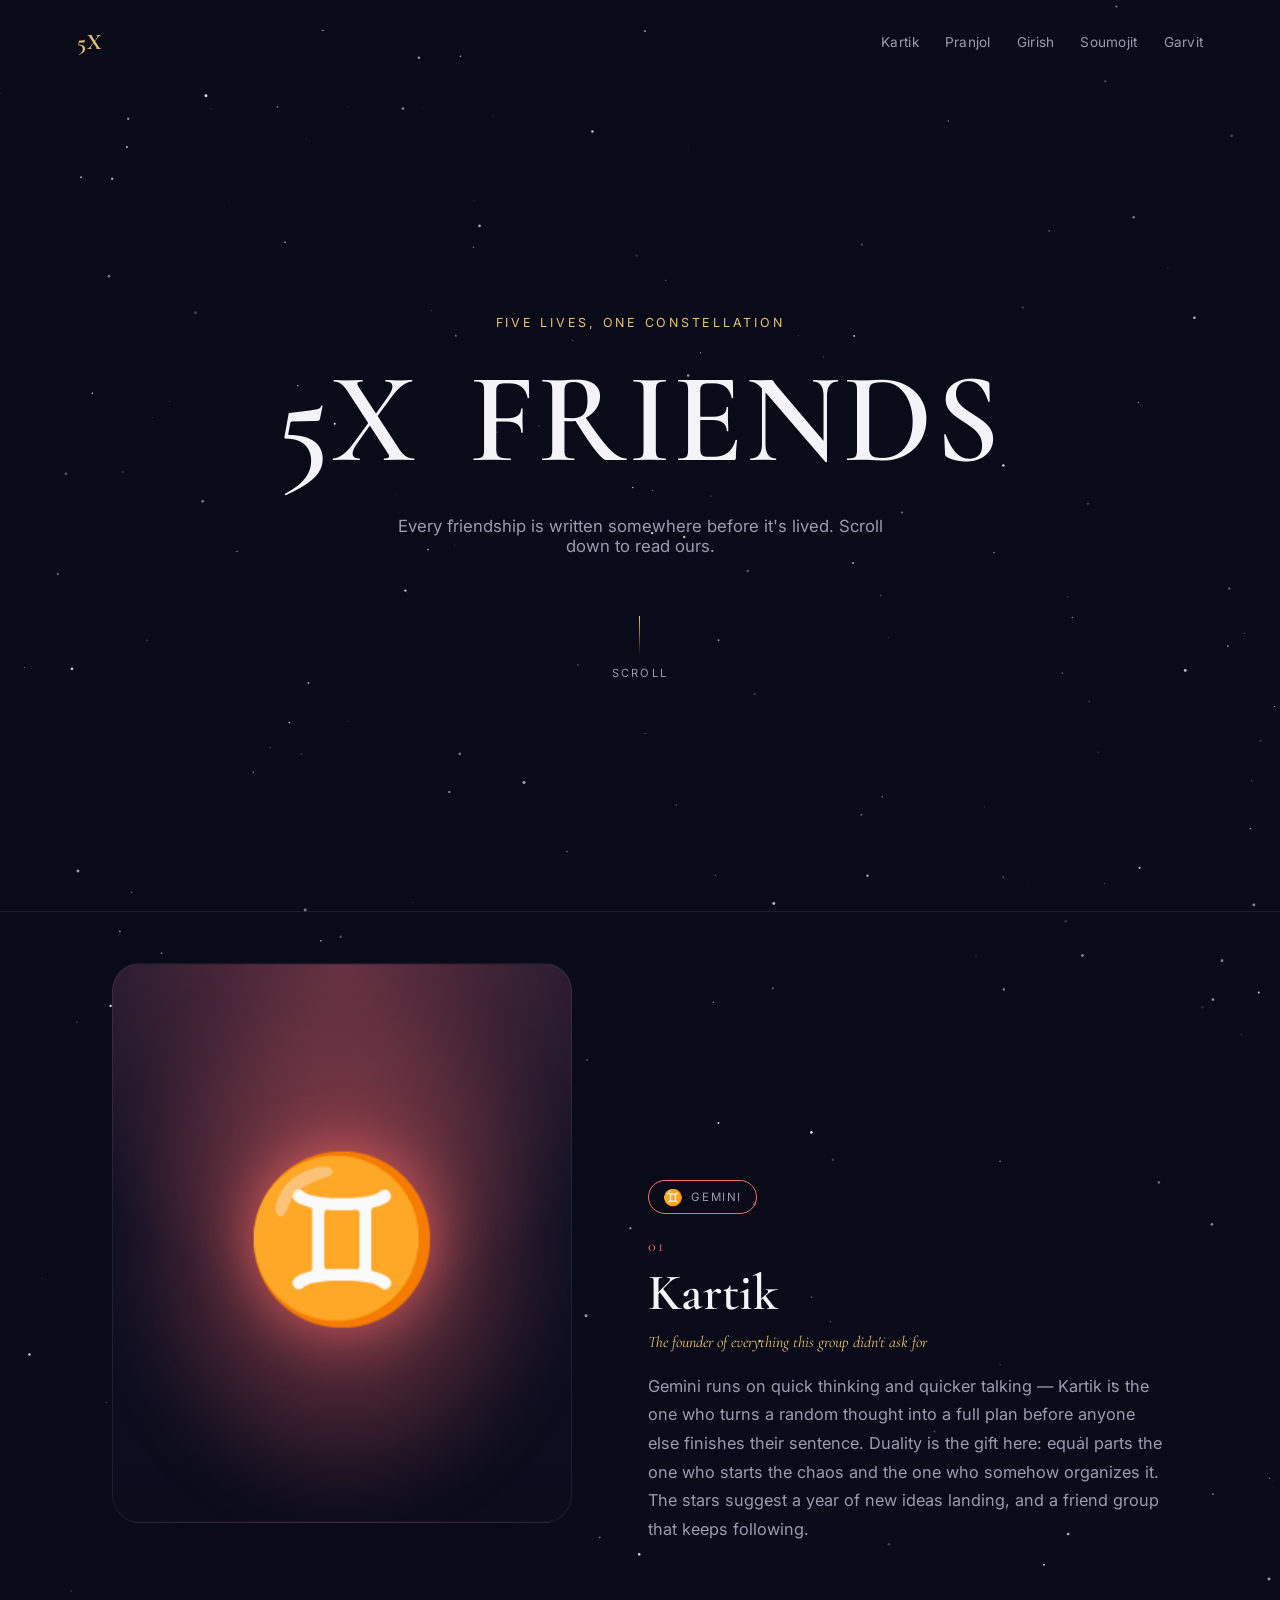
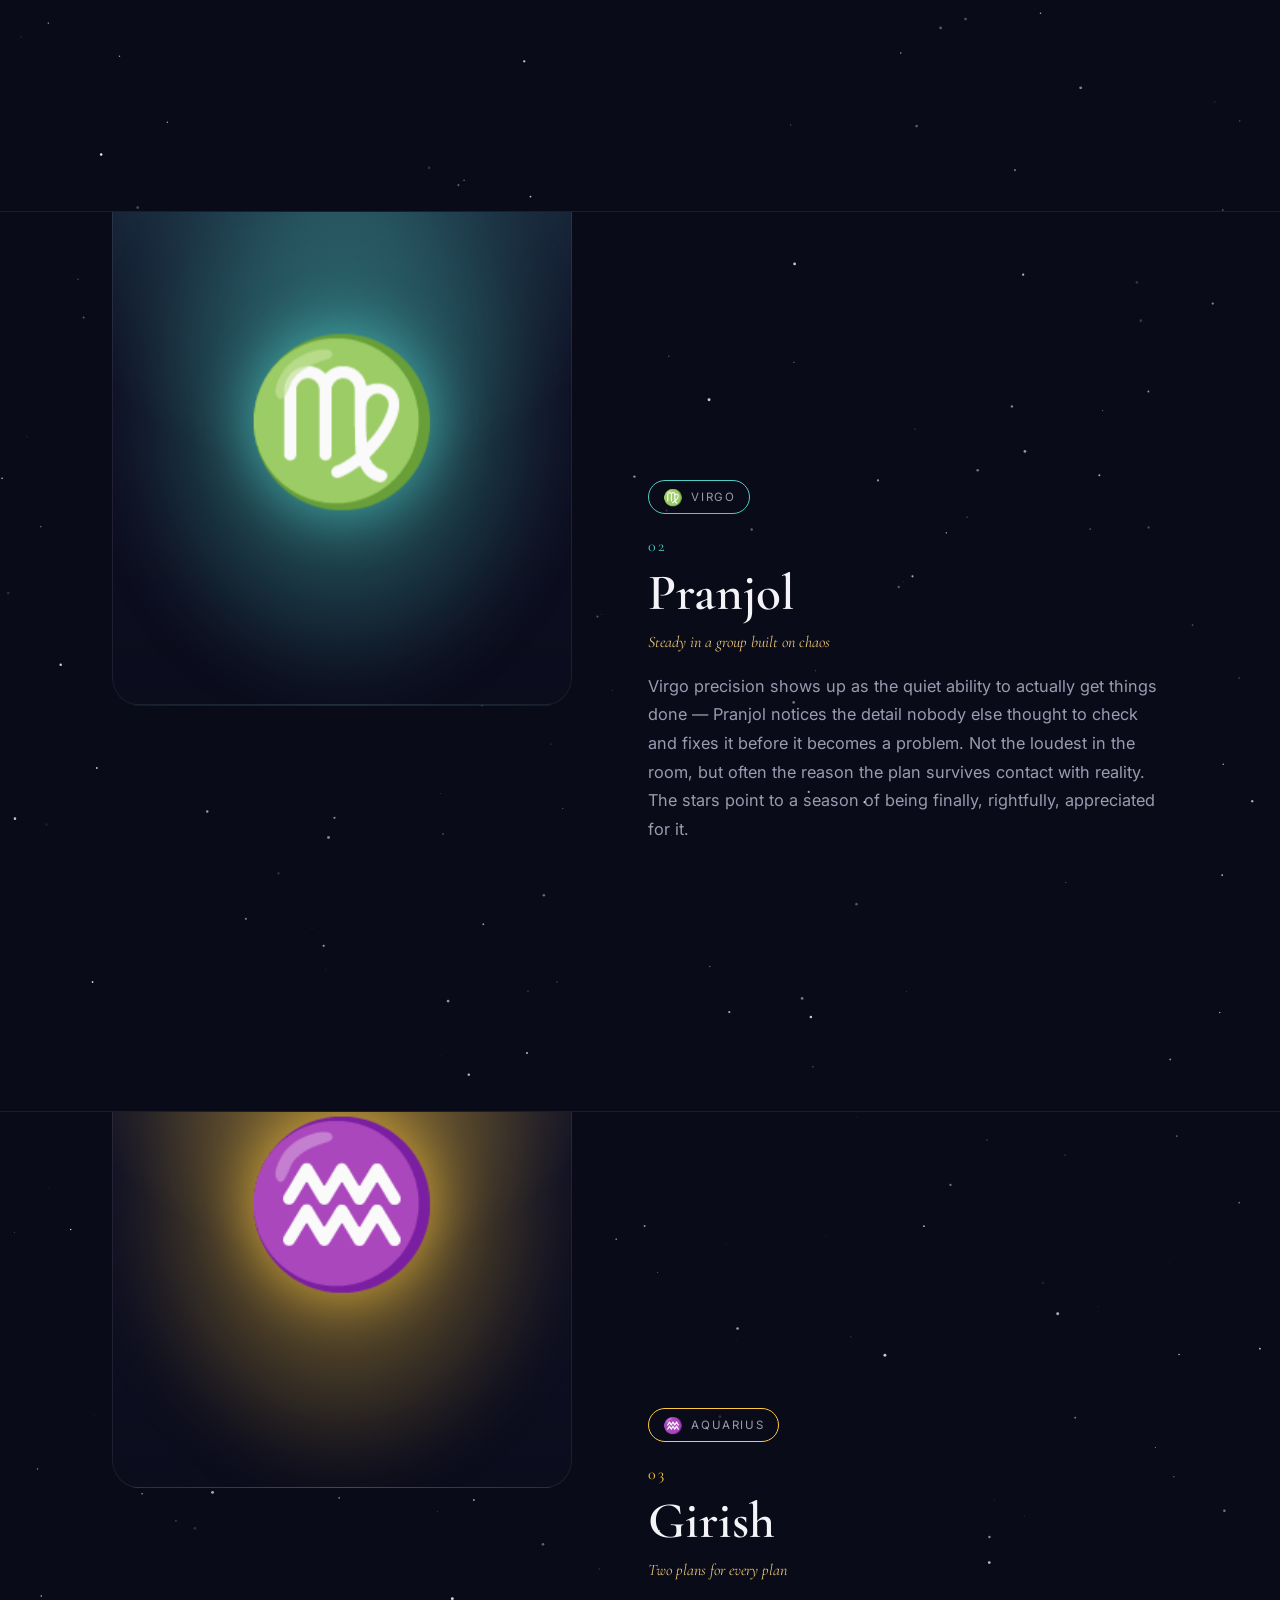
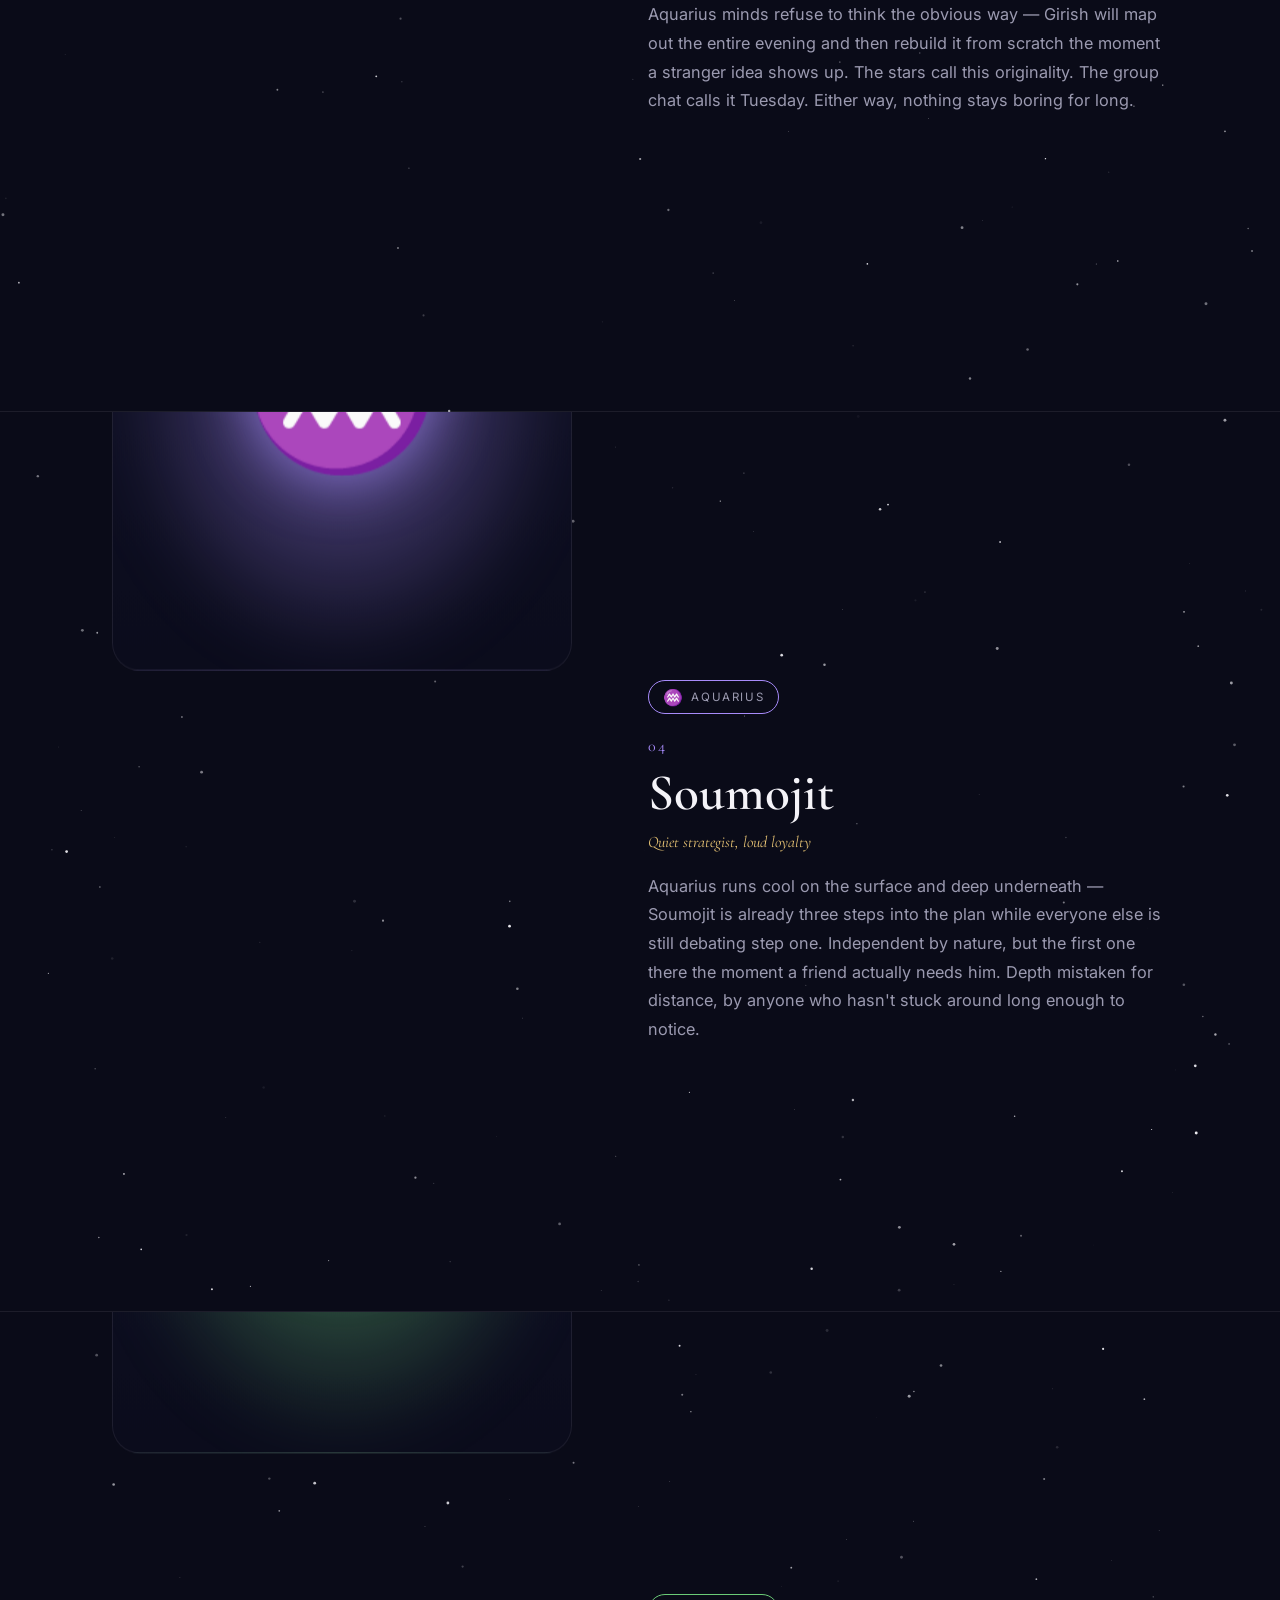
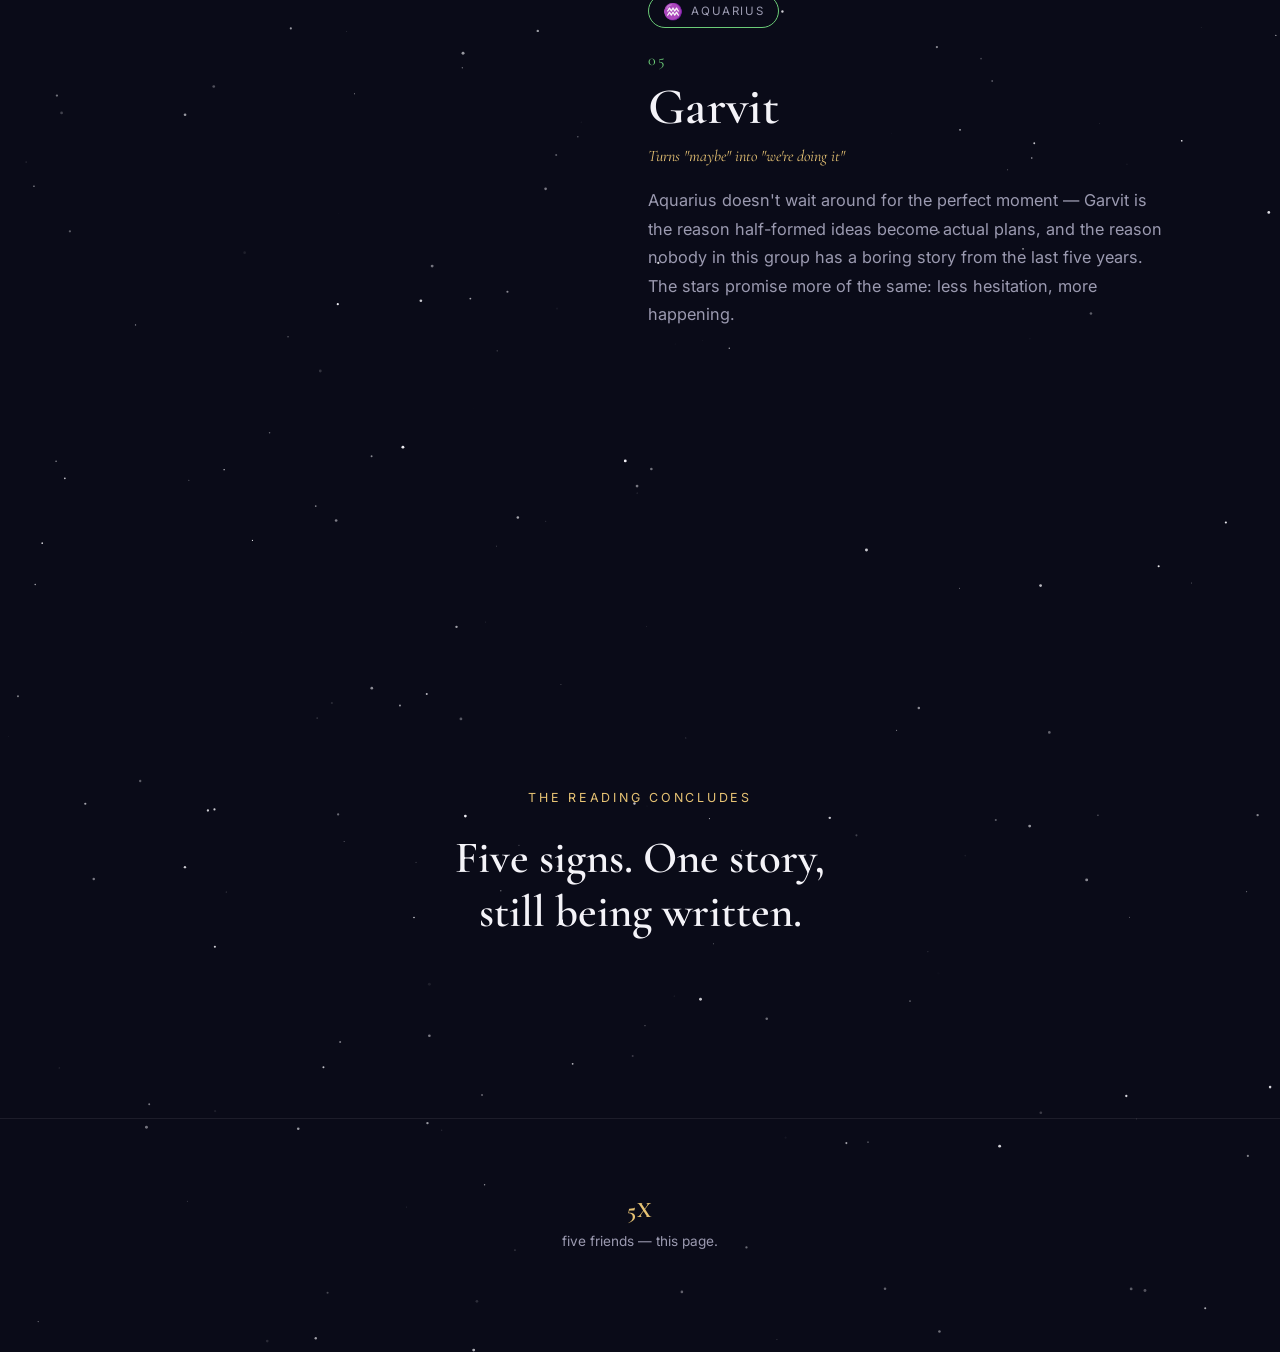
<file: index.html>
<!DOCTYPE html>
<html lang="en">
<head>
<meta charset="UTF-8">
<meta name="viewport" content="width=device-width, initial-scale=1.0">
<title>5X Friends — Written in the Stars</title>
<link rel="preconnect" href="https://fonts.googleapis.com">
<link href="https://fonts.googleapis.com/css2?family=Cormorant+Garamond:wght@500;600;700&family=Inter:wght@400;500;600&display=swap" rel="stylesheet">
<link rel="stylesheet" href="5x.css">
</head>
<body>

<canvas id="stars"></canvas>

<header class="topbar">
  <span class="brand">5X</span>
  <nav>
    <a href="#kartik">Kartik</a>
    <a href="#pranjol">Pranjol</a>
    <a href="#girish">Girish</a>
    <a href="#soumojit">Soumojit</a>
    <a href="#garvit">Garvit</a>
  </nav>
</header>

<section class="hero">
  <p class="eyebrow">five lives, one constellation</p>
  <h1 class="hero-title" aria-label="5X Friends">
    <span>5</span><span>X</span><span class="space"></span><span>F</span><span>R</span><span>I</span><span>E</span><span>N</span><span>D</span><span>S</span>
  </h1>
  <p class="hero-sub">Every friendship is written somewhere before it's lived. Scroll down to read ours.</p>
  <div class="scroll-cue">
    <span></span>
    <p>scroll</p>
  </div>
</section>

<main>

  <section class="profile" id="kartik" style="--c: #FF6B6B;">
    <div class="portrait" data-speed="0.15">
      <div class="portrait-glow"></div>
      <span class="portrait-glyph">♊</span>
    </div>
    <div class="profile-inner reveal">
      <div class="sign-tag">
        <span class="sign-glyph">♊</span>
        <span class="sign-name">Gemini</span>
      </div>
      <div class="profile-text">
        <p class="index-num">01</p>
        <h2>Kartik</h2>
        <p class="tagline">The founder of everything this group didn't ask for</p>
        <p class="horoscope">
          Gemini runs on quick thinking and quicker talking — Kartik is the one who turns a random
          thought into a full plan before anyone else finishes their sentence. Duality is the gift
          here: equal parts the one who starts the chaos and the one who somehow organizes it.
          The stars suggest a year of new ideas landing, and a friend group that keeps following.
        </p>
      </div>
    </div>
  </section>

  <section class="profile" id="pranjol" style="--c: #4ECDC4;">
    <div class="portrait" data-speed="0.15">
      <div class="portrait-glow"></div>
      <span class="portrait-glyph">♍</span>
    </div>
    <div class="profile-inner reveal">
      <div class="sign-tag">
        <span class="sign-glyph">♍</span>
        <span class="sign-name">Virgo</span>
      </div>
      <div class="profile-text">
        <p class="index-num">02</p>
        <h2>Pranjol</h2>
        <p class="tagline">Steady in a group built on chaos</p>
        <p class="horoscope">
          Virgo precision shows up as the quiet ability to actually get things done — Pranjol
          notices the detail nobody else thought to check and fixes it before it becomes a problem.
          Not the loudest in the room, but often the reason the plan survives contact with reality.
          The stars point to a season of being finally, rightfully, appreciated for it.
        </p>
      </div>
    </div>
  </section>

  <section class="profile" id="girish" style="--c: #FFC93D;">
    <div class="portrait" data-speed="0.15">
      <div class="portrait-glow"></div>
      <span class="portrait-glyph">♒</span>
    </div>
    <div class="profile-inner reveal">
      <div class="sign-tag">
        <span class="sign-glyph">♒</span>
        <span class="sign-name">Aquarius</span>
      </div>
      <div class="profile-text">
        <p class="index-num">03</p>
        <h2>Girish</h2>
        <p class="tagline">Two plans for every plan</p>
        <p class="horoscope">
          Aquarius minds refuse to think the obvious way — Girish will map out the entire evening
          and then rebuild it from scratch the moment a stranger idea shows up. The stars call this
          originality. The group chat calls it Tuesday. Either way, nothing stays boring for long.
        </p>
      </div>
    </div>
  </section>

  <section class="profile" id="soumojit" style="--c: #A78BFA;">
    <div class="portrait" data-speed="0.15">
      <div class="portrait-glow"></div>
      <span class="portrait-glyph">♒</span>
    </div>
    <div class="profile-inner reveal">
      <div class="sign-tag">
        <span class="sign-glyph">♒</span>
        <span class="sign-name">Aquarius</span>
      </div>
      <div class="profile-text">
        <p class="index-num">04</p>
        <h2>Soumojit</h2>
        <p class="tagline">Quiet strategist, loud loyalty</p>
        <p class="horoscope">
          Aquarius runs cool on the surface and deep underneath — Soumojit is already three steps
          into the plan while everyone else is still debating step one. Independent by nature, but
          the first one there the moment a friend actually needs him. Depth mistaken for distance,
          by anyone who hasn't stuck around long enough to notice.
        </p>
      </div>
    </div>
  </section>

  <section class="profile" id="garvit" style="--c: #6BCB77;">
    <div class="portrait" data-speed="0.15">
      <div class="portrait-glow"></div>
      <span class="portrait-glyph">♒</span>
    </div>
    <div class="profile-inner reveal">
      <div class="sign-tag">
        <span class="sign-glyph">♒</span>
        <span class="sign-name">Aquarius</span>
      </div>
      <div class="profile-text">
        <p class="index-num">05</p>
        <h2>Garvit</h2>
        <p class="tagline">Turns "maybe" into "we're doing it"</p>
        <p class="horoscope">
          Aquarius doesn't wait around for the perfect moment — Garvit is the reason half-formed
          ideas become actual plans, and the reason nobody in this group has a boring story from
          the last five years. The stars promise more of the same: less hesitation, more happening.
        </p>
      </div>
    </div>
  </section>

  <section class="closing reveal">
    <p class="eyebrow">the reading concludes</p>
    <h2>Five signs. One story, still being written.</h2>
  </section>

</main>

<footer>
  <span class="brand small">5X</span>
  <p>five friends — this page.</p>
</footer>

<script src="5x.js"></script>
</body>
</html>
</file>
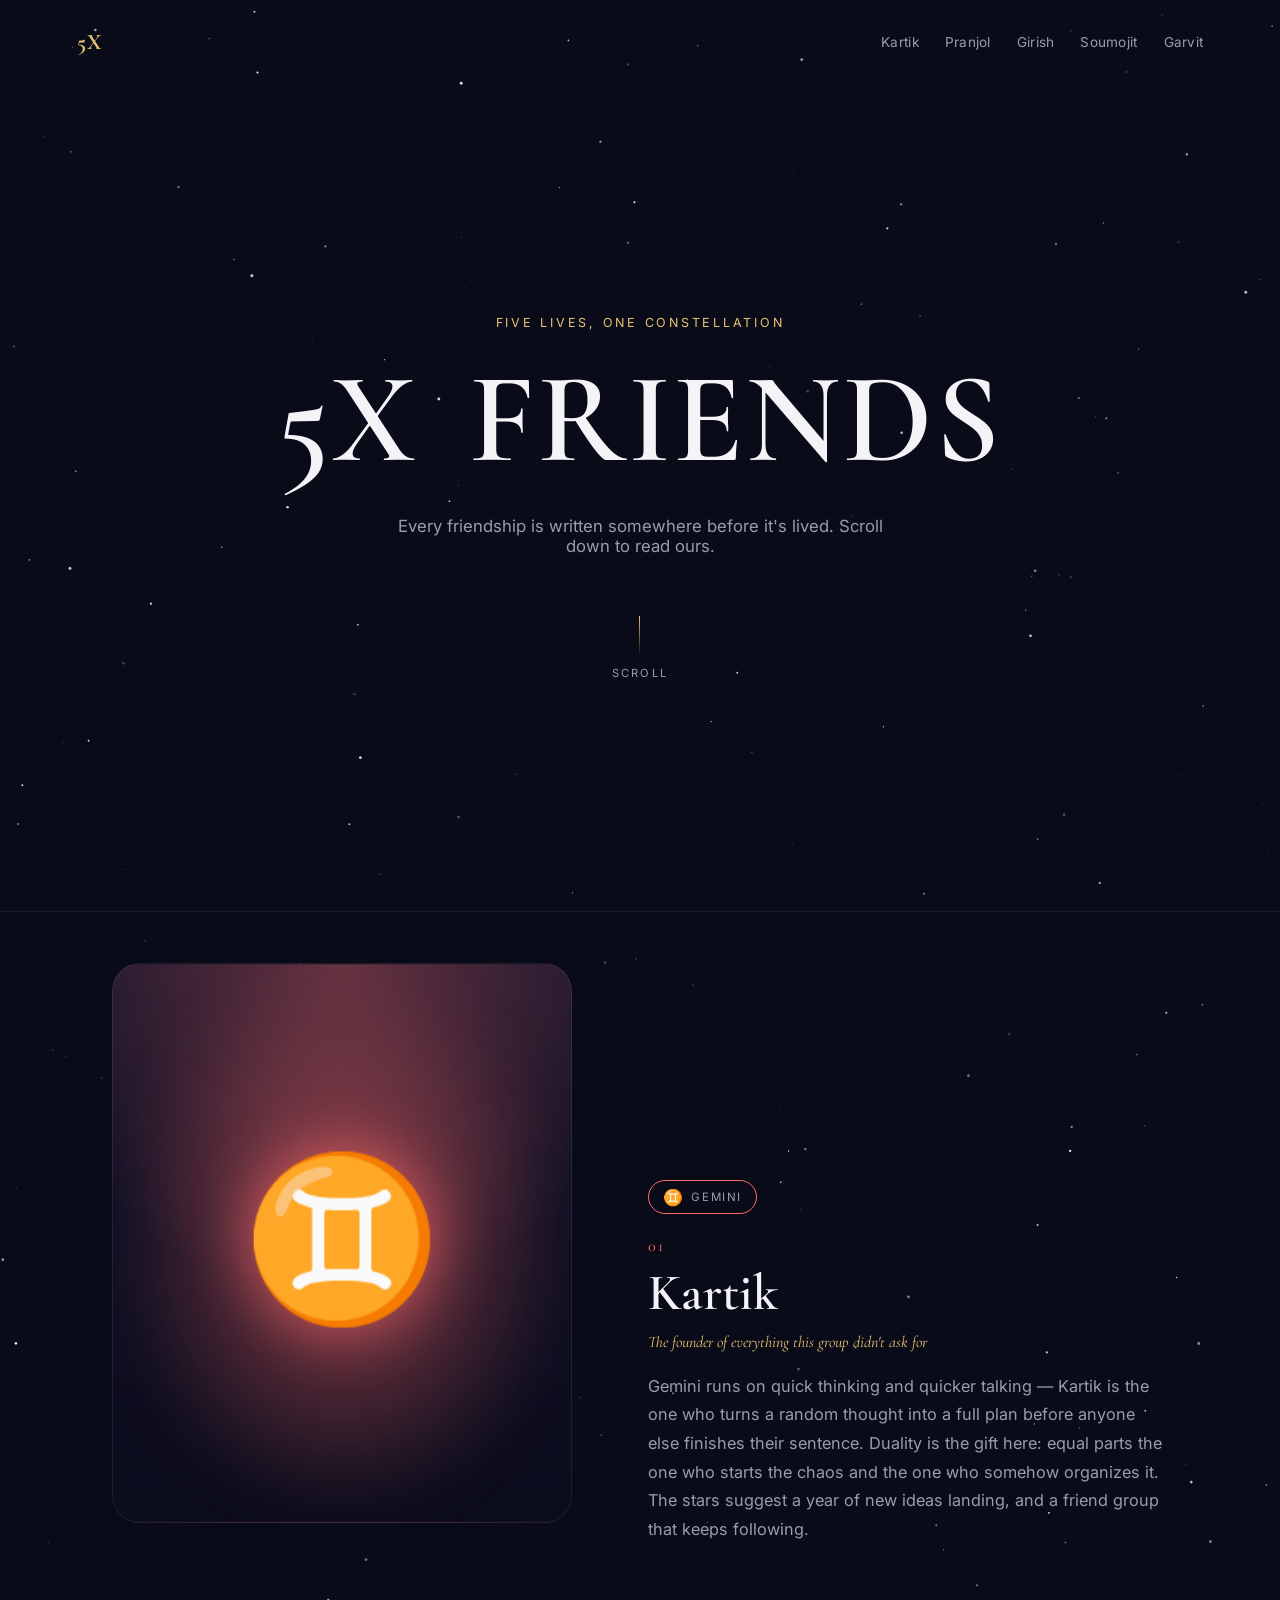
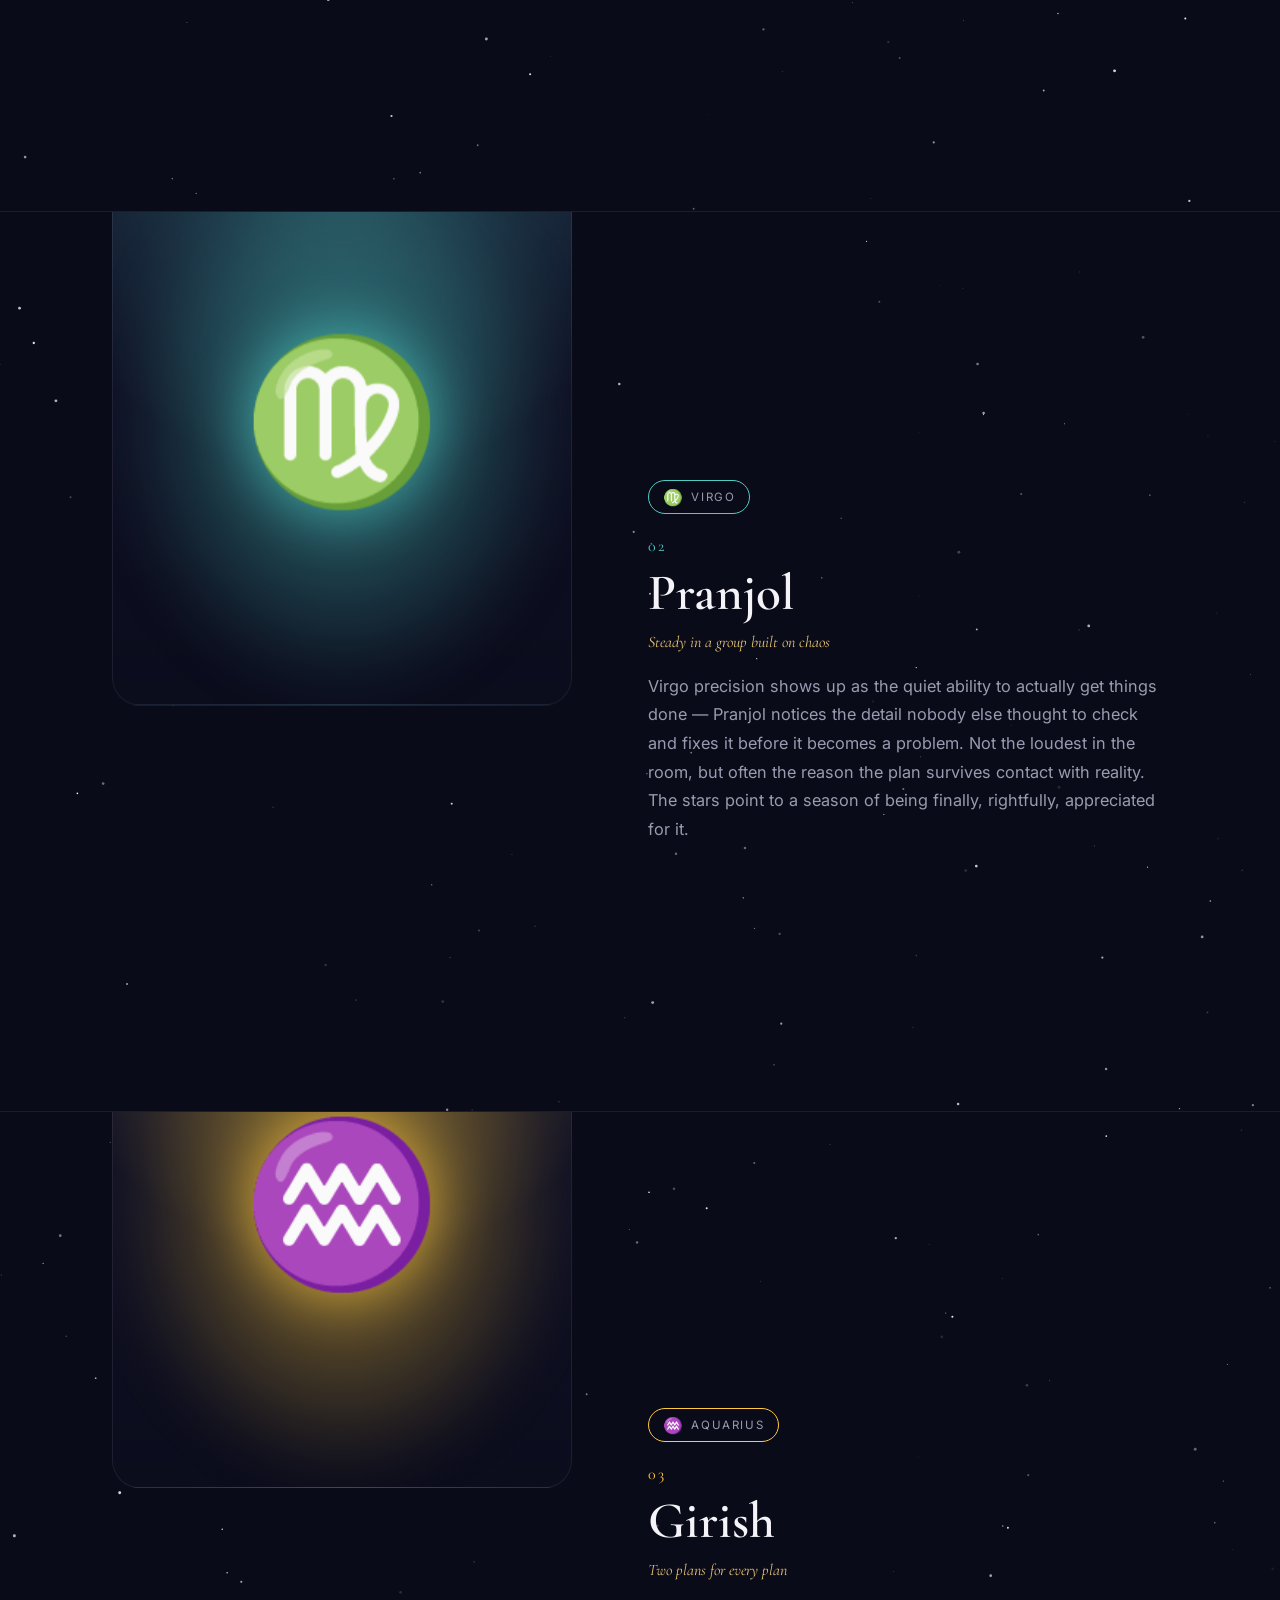
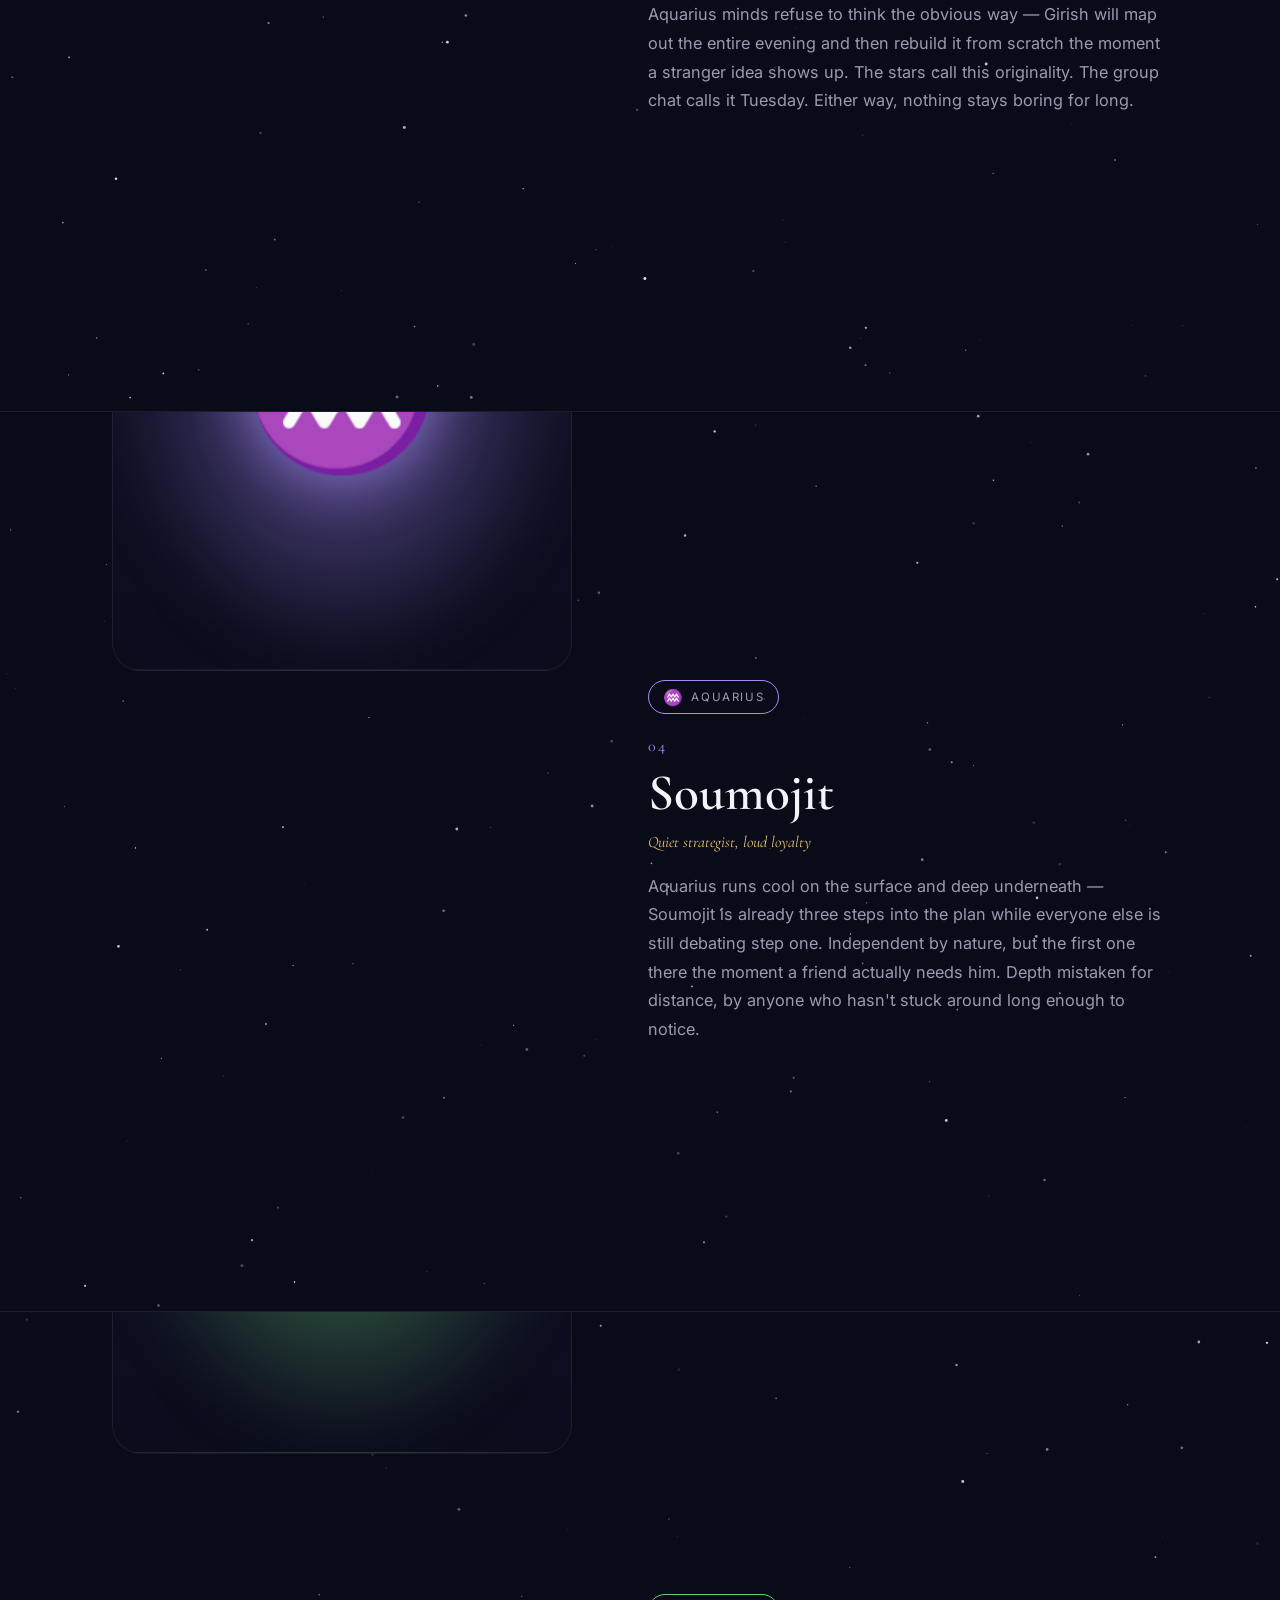
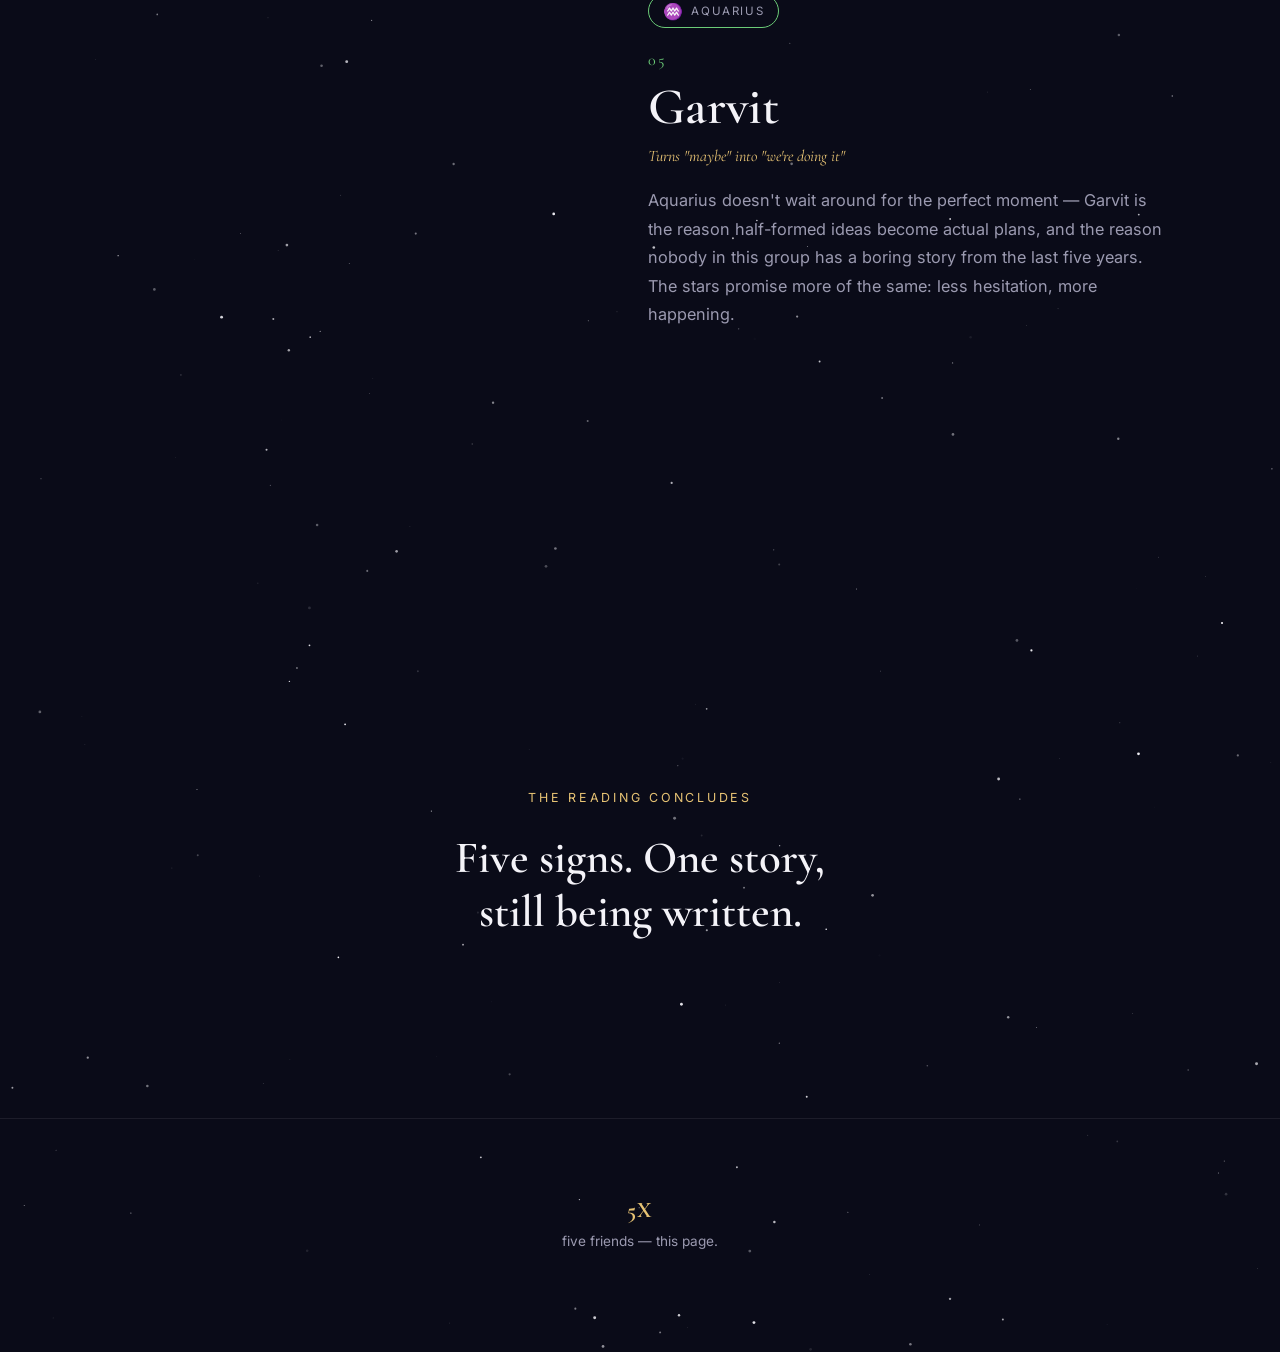
<file: 5x.html>
<!DOCTYPE html>
<html lang="en">
<head>
<meta charset="UTF-8">
<meta name="viewport" content="width=device-width, initial-scale=1.0">
<title>5X Friends — Written in the Stars</title>
<link rel="preconnect" href="https://fonts.googleapis.com">
<link href="https://fonts.googleapis.com/css2?family=Cormorant+Garamond:wght@500;600;700&family=Inter:wght@400;500;600&display=swap" rel="stylesheet">
<link rel="stylesheet" href="5x.css">
</head>
<body>

<canvas id="stars"></canvas>

<header class="topbar">
  <span class="brand">5X</span>
  <nav>
    <a href="#kartik">Kartik</a>
    <a href="#pranjol">Pranjol</a>
    <a href="#girish">Girish</a>
    <a href="#soumojit">Soumojit</a>
    <a href="#garvit">Garvit</a>
  </nav>
</header>

<section class="hero">
  <p class="eyebrow">five lives, one constellation</p>
  <h1 class="hero-title" aria-label="5X Friends">
    <span>5</span><span>X</span><span class="space"></span><span>F</span><span>R</span><span>I</span><span>E</span><span>N</span><span>D</span><span>S</span>
  </h1>
  <p class="hero-sub">Every friendship is written somewhere before it's lived. Scroll down to read ours.</p>
  <div class="scroll-cue">
    <span></span>
    <p>scroll</p>
  </div>
</section>

<main>

  <section class="profile" id="kartik" style="--c: #FF6B6B;">
    <div class="portrait" data-speed="0.15">
      <div class="portrait-glow"></div>
      <span class="portrait-glyph">♊</span>
    </div>
    <div class="profile-inner reveal">
      <div class="sign-tag">
        <span class="sign-glyph">♊</span>
        <span class="sign-name">Gemini</span>
      </div>
      <div class="profile-text">
        <p class="index-num">01</p>
        <h2>Kartik</h2>
        <p class="tagline">The founder of everything this group didn't ask for</p>
        <p class="horoscope">
          Gemini runs on quick thinking and quicker talking — Kartik is the one who turns a random
          thought into a full plan before anyone else finishes their sentence. Duality is the gift
          here: equal parts the one who starts the chaos and the one who somehow organizes it.
          The stars suggest a year of new ideas landing, and a friend group that keeps following.
        </p>
      </div>
    </div>
  </section>

  <section class="profile" id="pranjol" style="--c: #4ECDC4;">
    <div class="portrait" data-speed="0.15">
      <div class="portrait-glow"></div>
      <span class="portrait-glyph">♍</span>
    </div>
    <div class="profile-inner reveal">
      <div class="sign-tag">
        <span class="sign-glyph">♍</span>
        <span class="sign-name">Virgo</span>
      </div>
      <div class="profile-text">
        <p class="index-num">02</p>
        <h2>Pranjol</h2>
        <p class="tagline">Steady in a group built on chaos</p>
        <p class="horoscope">
          Virgo precision shows up as the quiet ability to actually get things done — Pranjol
          notices the detail nobody else thought to check and fixes it before it becomes a problem.
          Not the loudest in the room, but often the reason the plan survives contact with reality.
          The stars point to a season of being finally, rightfully, appreciated for it.
        </p>
      </div>
    </div>
  </section>

  <section class="profile" id="girish" style="--c: #FFC93D;">
    <div class="portrait" data-speed="0.15">
      <div class="portrait-glow"></div>
      <span class="portrait-glyph">♒</span>
    </div>
    <div class="profile-inner reveal">
      <div class="sign-tag">
        <span class="sign-glyph">♒</span>
        <span class="sign-name">Aquarius</span>
      </div>
      <div class="profile-text">
        <p class="index-num">03</p>
        <h2>Girish</h2>
        <p class="tagline">Two plans for every plan</p>
        <p class="horoscope">
          Aquarius minds refuse to think the obvious way — Girish will map out the entire evening
          and then rebuild it from scratch the moment a stranger idea shows up. The stars call this
          originality. The group chat calls it Tuesday. Either way, nothing stays boring for long.
        </p>
      </div>
    </div>
  </section>

  <section class="profile" id="soumojit" style="--c: #A78BFA;">
    <div class="portrait" data-speed="0.15">
      <div class="portrait-glow"></div>
      <span class="portrait-glyph">♒</span>
    </div>
    <div class="profile-inner reveal">
      <div class="sign-tag">
        <span class="sign-glyph">♒</span>
        <span class="sign-name">Aquarius</span>
      </div>
      <div class="profile-text">
        <p class="index-num">04</p>
        <h2>Soumojit</h2>
        <p class="tagline">Quiet strategist, loud loyalty</p>
        <p class="horoscope">
          Aquarius runs cool on the surface and deep underneath — Soumojit is already three steps
          into the plan while everyone else is still debating step one. Independent by nature, but
          the first one there the moment a friend actually needs him. Depth mistaken for distance,
          by anyone who hasn't stuck around long enough to notice.
        </p>
      </div>
    </div>
  </section>

  <section class="profile" id="garvit" style="--c: #6BCB77;">
    <div class="portrait" data-speed="0.15">
      <div class="portrait-glow"></div>
      <span class="portrait-glyph">♒</span>
    </div>
    <div class="profile-inner reveal">
      <div class="sign-tag">
        <span class="sign-glyph">♒</span>
        <span class="sign-name">Aquarius</span>
      </div>
      <div class="profile-text">
        <p class="index-num">05</p>
        <h2>Garvit</h2>
        <p class="tagline">Turns "maybe" into "we're doing it"</p>
        <p class="horoscope">
          Aquarius doesn't wait around for the perfect moment — Garvit is the reason half-formed
          ideas become actual plans, and the reason nobody in this group has a boring story from
          the last five years. The stars promise more of the same: less hesitation, more happening.
        </p>
      </div>
    </div>
  </section>

  <section class="closing reveal">
    <p class="eyebrow">the reading concludes</p>
    <h2>Five signs. One story, still being written.</h2>
  </section>

</main>

<footer>
  <span class="brand small">5X</span>
  <p>five friends — this page.</p>
</footer>

<script src="5x.js"></script>
</body>
</html>
</file>
<file: 5x.css>
:root{
  --bg: #0A0B18;
  --bg-2: #0F1024;
  --ink: #F4F3F8;
  --muted: #9B9AB0;
  --gold: #E7C374;
  --line: rgba(244,243,248,0.08);

  --c1: #FF6B6B;
  --c2: #4ECDC4;
  --c3: #FFC93D;
  --c4: #A78BFA;
  --c5: #6BCB77;

  --display: "Cormorant Garamond", serif;
  --body: "Inter", sans-serif;
}

*{ box-sizing: border-box; }
html{ scroll-behavior: smooth; }

body{
  margin: 0;
  background: var(--bg);
  color: var(--ink);
  font-family: var(--body);
  -webkit-font-smoothing: antialiased;
  overflow-x: hidden;
}

h1, h2{ font-family: var(--display); margin: 0; font-weight: 600; }
p{ margin: 0; }

#stars{
  position: fixed;
  inset: 0;
  z-index: 0;
  pointer-events: none;
}

/* ---------------- topbar ---------------- */
.topbar{
  position: relative;
  z-index: 5;
  display: flex;
  align-items: center;
  justify-content: space-between;
  padding: 28px 6vw;
}
.brand{
  font-family: var(--display);
  font-size: 1.4rem;
  font-weight: 700;
  letter-spacing: 0.06em;
  color: var(--gold);
}
.brand.small{ display: block; margin: 0 auto 10px; }
nav{ display: flex; gap: 26px; }
nav a{
  color: var(--muted);
  text-decoration: none;
  font-size: 0.85rem;
  letter-spacing: 0.02em;
  transition: color 0.2s ease;
}
nav a:hover{ color: var(--gold); }

/* ---------------- hero ---------------- */
.hero{
  position: relative;
  z-index: 2;
  min-height: 92vh;
  display: flex;
  flex-direction: column;
  align-items: center;
  justify-content: center;
  text-align: center;
  padding: 0 6vw;
}
.eyebrow{
  font-size: 0.78rem;
  letter-spacing: 0.22em;
  text-transform: uppercase;
  color: var(--gold);
  margin-bottom: 26px;
  opacity: 0;
  animation: fadeUp 1s ease 0.2s forwards;
}
.hero-title{
  font-size: clamp(3rem, 11vw, 8rem);
  letter-spacing: 0.02em;
  line-height: 1;
  display: flex;
  justify-content: center;
  flex-wrap: wrap;
}
.hero-title span{
  display: inline-block;
  opacity: 0;
  transform: translateY(40px);
  animation: letterIn 0.9s cubic-bezier(.2,.7,.2,1) forwards;
}
.hero-title .space{ width: 0.4em; }
.hero-title span:nth-child(1){ animation-delay: 0.05s; }
.hero-title span:nth-child(2){ animation-delay: 0.12s; }
.hero-title span:nth-child(4){ animation-delay: 0.28s; }
.hero-title span:nth-child(5){ animation-delay: 0.35s; }
.hero-title span:nth-child(6){ animation-delay: 0.42s; }
.hero-title span:nth-child(7){ animation-delay: 0.49s; }
.hero-title span:nth-child(8){ animation-delay: 0.56s; }
.hero-title span:nth-child(9){ animation-delay: 0.63s; }
.hero-title span:nth-child(10){ animation-delay: 0.70s; }

@keyframes letterIn{
  to{ opacity: 1; transform: translateY(0); }
}
@keyframes fadeUp{
  to{ opacity: 1; }
}

.hero-sub{
  display: block;
  margin-top: 32px;
  color: var(--muted);
  font-size: 1.05rem;
  max-width: 46ch;
  opacity: 0;
  animation: fadeUp 1s ease 0.9s forwards;
}

.scroll-cue{
  margin-top: 60px;
  display: flex;
  flex-direction: column;
  align-items: center;
  gap: 10px;
  opacity: 0;
  animation: fadeUp 1s ease 1.2s forwards;
}
.scroll-cue span{
  width: 1px;
  height: 40px;
  background: linear-gradient(var(--gold), transparent);
  animation: pulse 2s ease-in-out infinite;
}
.scroll-cue p{
  font-size: 0.7rem;
  letter-spacing: 0.2em;
  text-transform: uppercase;
  color: var(--muted);
}
@keyframes pulse{
  0%, 100%{ opacity: 0.3; }
  50%{ opacity: 1; }
}

/* ---------------- profile sections ---------------- */
main{ position: relative; z-index: 2; }

.profile{
  position: relative;
  min-height: 100vh;
  display: flex;
  align-items: center;
  justify-content: center;
  gap: 6vw;
  padding: 8vw 6vw;
  border-top: 1px solid var(--line);
  overflow: hidden;
}

/* large parallax portrait panel, AAA-site style */
.portrait{
  position: relative;
  flex: none;
  width: min(38vw, 460px);
  height: min(58vw, 560px);
  border-radius: 28px;
  display: flex;
  align-items: center;
  justify-content: center;
  overflow: hidden;
  background:
    radial-gradient(120% 100% at 50% 0%, color-mix(in srgb, var(--c) 35%, transparent), transparent 60%),
    linear-gradient(180deg, #12132A, #0B0C1C);
  border: 1px solid var(--line);
  opacity: 0;
  transform: scale(0.88) translateY(60px);
  transition: opacity 1.1s ease, transform 1.1s cubic-bezier(.2,.7,.2,1);
  will-change: transform;
}
.portrait.visible{
  opacity: 1;
  transition: opacity 1.1s ease;
}
.portrait-glow{
  position: absolute;
  width: 140%;
  height: 140%;
  background: radial-gradient(closest-side, color-mix(in srgb, var(--c) 55%, transparent), transparent 70%);
  filter: blur(30px);
  animation: drift 9s ease-in-out infinite;
}
.portrait-glyph{
  position: relative;
  z-index: 1;
  font-size: clamp(6rem, 14vw, 10rem);
  color: var(--c);
  text-shadow: 0 0 60px color-mix(in srgb, var(--c) 70%, transparent);
  font-family: var(--display);
}
@keyframes drift{
  0%, 100%{ transform: translate(-6%, -4%) scale(1); }
  50%{ transform: translate(6%, 4%) scale(1.08); }
}

.profile-inner{
  flex: 1;
  max-width: 520px;
  opacity: 0;
  transform: translateY(50px);
  transition: opacity 0.9s ease, transform 0.9s cubic-bezier(.2,.7,.2,1);
}
.profile-inner.visible{
  opacity: 1;
  transform: translateY(0);
}

.sign-tag{
  display: inline-flex;
  align-items: center;
  gap: 8px;
  padding: 6px 14px;
  border-radius: 999px;
  border: 1px solid var(--c);
  margin-bottom: 22px;
}
.sign-tag .sign-glyph{ color: var(--c); font-size: 1rem; }
.sign-tag .sign-name{
  font-size: 0.72rem;
  letter-spacing: 0.14em;
  text-transform: uppercase;
  color: var(--muted);
}

.index-num{
  font-family: var(--display);
  color: var(--c);
  font-size: 1rem;
  letter-spacing: 0.1em;
  margin-bottom: 6px;
}
.profile-text h2{
  font-size: clamp(2.2rem, 4vw, 3.2rem);
  margin-bottom: 8px;
}
.tagline{
  color: var(--gold);
  font-size: 1rem;
  font-family: var(--display);
  font-style: italic;
  margin-bottom: 20px;
}
.horoscope{
  color: var(--muted);
  font-size: 1.02rem;
  line-height: 1.75;
  max-width: 56ch;
}

/* ---------------- closing ---------------- */
.closing{
  text-align: center;
  padding: 14vw 6vw;
  opacity: 0;
  transform: translateY(30px);
  transition: opacity 0.9s ease, transform 0.9s ease;
}
.closing.visible{ opacity: 1; transform: translateY(0); }
.closing h2{
  font-size: clamp(1.8rem, 4vw, 2.8rem);
  margin-top: 18px;
  max-width: 20ch;
  margin-left: auto;
  margin-right: auto;
}

/* ---------------- footer ---------------- */
footer{
  position: relative;
  z-index: 2;
  text-align: center;
  padding: 6vw 6vw 8vw;
  color: var(--muted);
  font-size: 0.85rem;
  border-top: 1px solid var(--line);
}

/* ---------------- responsive ---------------- */
@media (max-width: 860px){
  .profile{
    flex-direction: column;
    text-align: center;
    gap: 40px;
  }
  .portrait{
    width: min(70vw, 340px);
    height: min(70vw, 340px);
  }
  .profile-inner{
    max-width: 100%;
  }
  .sign-tag{
    margin-left: auto;
    margin-right: auto;
  }
  .horoscope{ margin: 0 auto; }
  nav{ display: none; }
}

@media (prefers-reduced-motion: reduce){
  .hero-title span, .eyebrow, .hero-sub, .scroll-cue,
  .profile-inner, .closing, .portrait, .portrait-glow{
    animation: none !important;
    transition: none !important;
    opacity: 1 !important;
    transform: none !important;
  }
}
</file>
